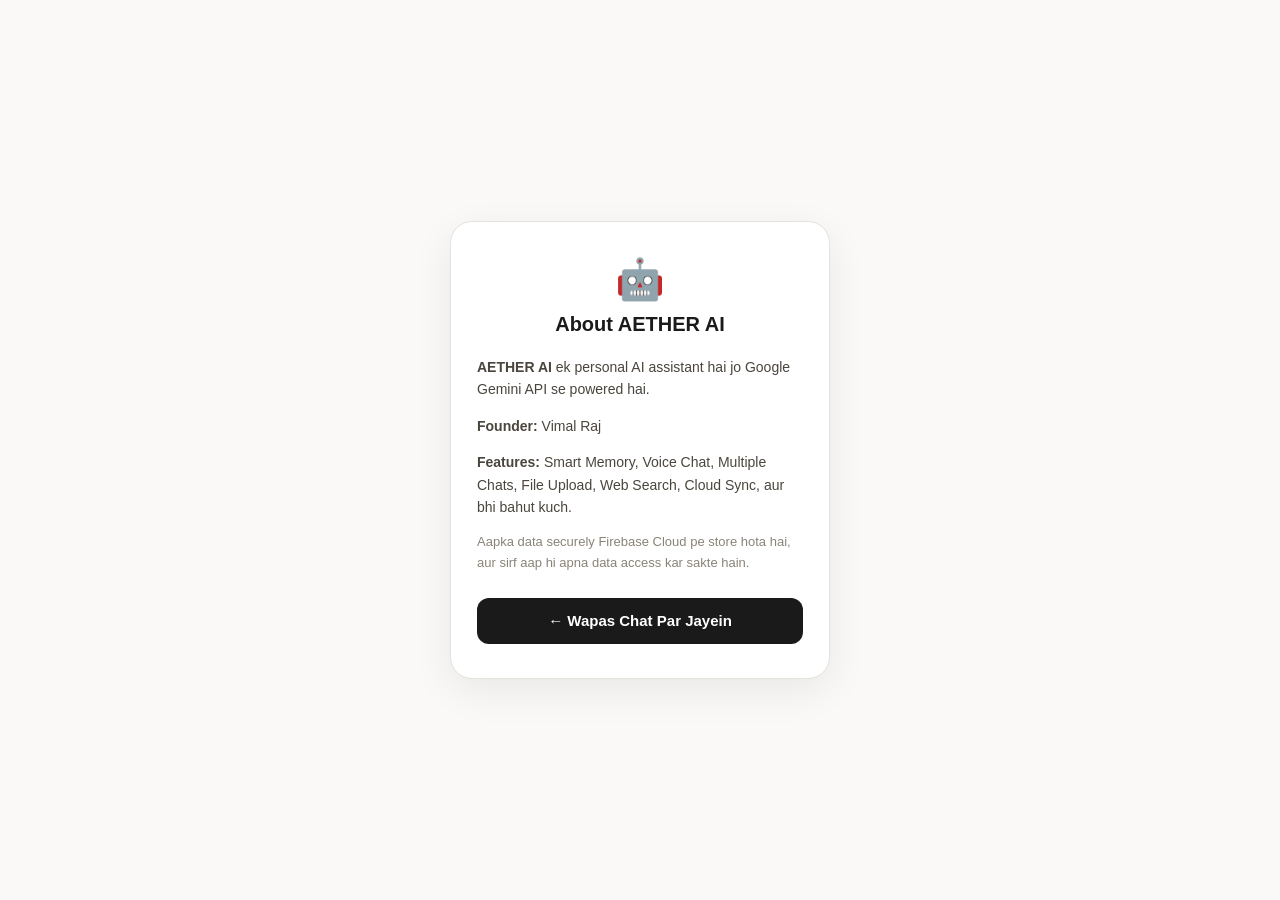
<file: about.html>
<!DOCTYPE html>
<html lang="en">
<head>


<meta charset="UTF-8">
<meta name="viewport" content="width=device-width, initial-scale=1.0">
<title>About - AETHER AI</title>
<link rel="stylesheet" href="style.css">
<meta name="theme-color" content="#faf8f5">
</head>
<body>

  <div class="auth-container">
    <div class="auth-box" style="max-width: 380px; text-align: left;">
      <div style="text-align: center;">
        <div class="logo-emoji">🤖</div>
        <h2>About AETHER AI</h2>
      </div>

      <p style="font-size: 14px; color: #4a453d; line-height: 1.6; margin-bottom: 14px;">
        <strong>AETHER AI</strong> ek personal AI assistant hai jo Google Gemini API se powered hai.
      </p>

      <p style="font-size: 14px; color: #4a453d; line-height: 1.6; margin-bottom: 14px;">
        <strong>Founder:</strong> Vimal Raj
      </p>

      <p style="font-size: 14px; color: #4a453d; line-height: 1.6; margin-bottom: 14px;">
        <strong>Features:</strong> Smart Memory, Voice Chat, Multiple Chats, File Upload, Web Search, Cloud Sync, aur bhi bahut kuch.
      </p>

      <p style="font-size: 13px; color: #8a8478; line-height: 1.6; margin-bottom: 20px;">
        Aapka data securely Firebase Cloud pe store hota hai, aur sirf aap hi apna data access kar sakte hain.
      </p>

      <button onclick="window.location.href='index.html'">← Wapas Chat Par Jayein</button>
    </div>
  </div>

</body>
</html>
</file>
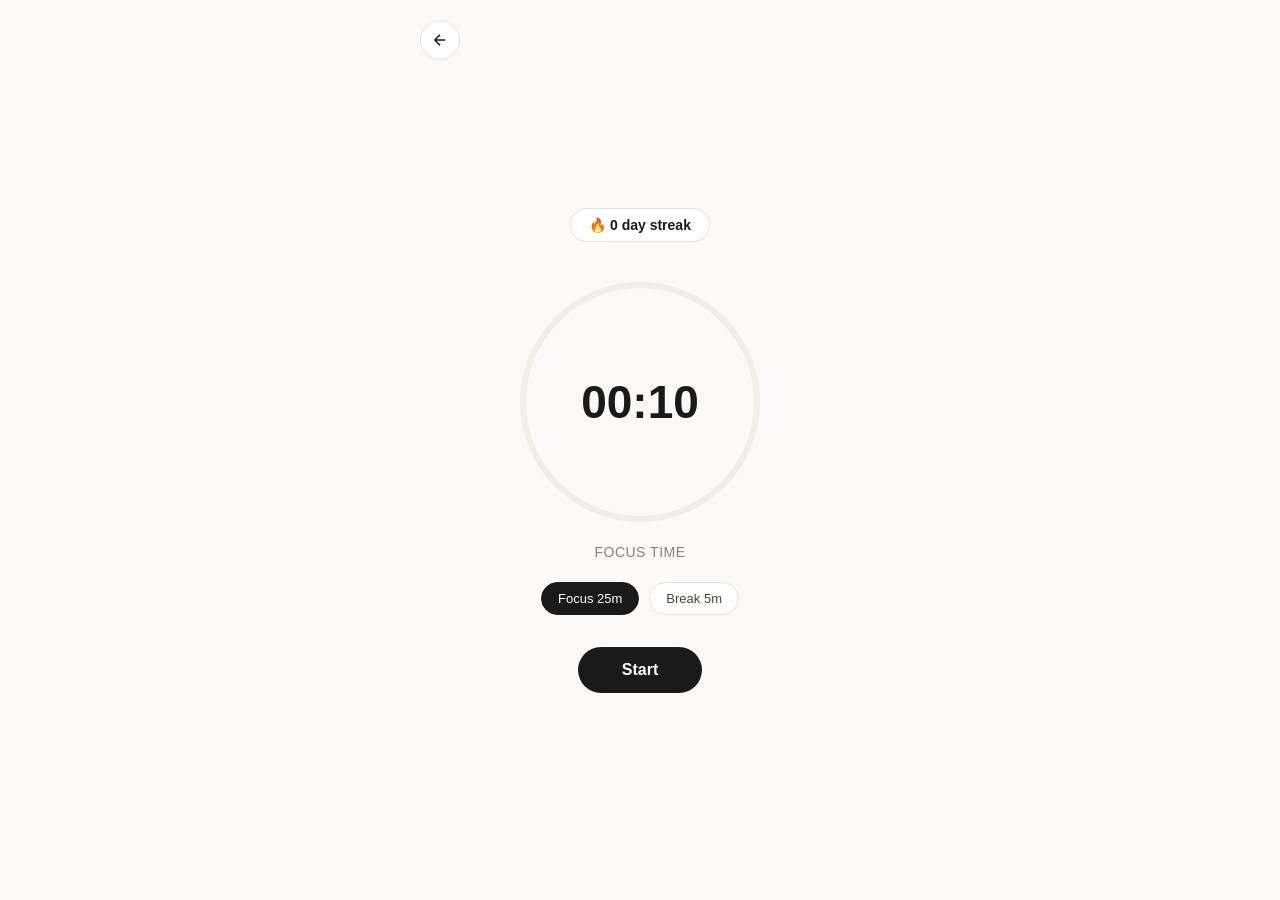
<file: focus.html>
<!DOCTYPE html>
<html lang="en">
<head>


<meta charset="UTF-8">
<meta name="viewport" content="width=device-width, initial-scale=1.0">
<title>Focus - AETHER AI</title>
<link rel="icon" type="image/svg+xml" href="logo.svg">
<meta name="theme-color" content="#faf9f7">
<style>
  * { margin: 0; padding: 0; box-sizing: border-box; font-family: 'Segoe UI', Arial, sans-serif; }
  html, body { height: 100%; background: #faf9f7; overflow: hidden; }
  .focus-screen {
    max-width: 480px; margin: 0 auto; height: 100dvh;
    display: flex; flex-direction: column; align-items: center; justify-content: center;
    position: relative; padding: 24px;
  }
  .exit-btn {
    position: absolute; top: 20px; left: 20px; width: 40px; height: 40px;
    border-radius: 50%; background: #fff; border: 1px solid #e5e2dd;
    color: #1a1a1a; display: flex; align-items: center; justify-content: center; cursor: pointer;
  }
  .streak-badge {
    background: #fff; border: 1px solid #e5e2dd; border-radius: 20px;
    padding: 8px 18px; font-size: 14px; color: #1a1a1a; font-weight: 600;
    margin-bottom: 40px;
  }
  .timer-ring {
    width: 240px; height: 240px; border-radius: 50%;
    border: 6px solid #f0eee9; display: flex; align-items: center; justify-content: center;
    position: relative;
  }
  .timer-ring.active { border-color: #c9553d; }
  .timer-text { font-size: 46px; font-weight: 700; color: #1a1a1a; }
  .mode-label { margin-top: 22px; font-size: 14px; color: #8a8478; letter-spacing: 0.5px; }
  .mode-toggle { display: flex; gap: 10px; margin-top: 22px; }
  .mode-btn {
    padding: 8px 16px; border-radius: 20px; border: 1px solid #e5e2dd;
    background: #fff; color: #4a453d; font-size: 13px; cursor: pointer;
  }
  .mode-btn.active { background: #1a1a1a; color: #fff; border-color: #1a1a1a; }
  .main-btn {
    margin-top: 32px; padding: 14px 44px; border-radius: 26px; border: none;
    background: #1a1a1a; color: #fff; font-size: 16px; font-weight: 700; cursor: pointer;
  }
  .main-btn.stop { background: #c9553d; }
@view-transition { navigation: auto; }
</style>
</head>
<body>

  <div class="focus-screen">
    <button class="exit-btn" onclick="window.location.href='index.html'">
      <svg width="18" height="18" viewBox="0 0 24 24" fill="none" stroke="currentColor" stroke-width="2"><path d="M19 12H5M12 19l-7-7 7-7"/></svg>
    </button>

    <div class="streak-badge" id="streakBadge">🔥 0 day streak</div>

    <div class="timer-ring" id="timerRing">
      <div class="timer-text" id="timerText">25:00</div>
    </div>

    <div class="mode-label" id="modeLabel">FOCUS TIME</div>

    <div class="mode-toggle">
      <button class="mode-btn active" id="focusModeBtn">Focus 25m</button>
      <button class="mode-btn" id="breakModeBtn">Break 5m</button>
    </div>

    <button class="main-btn" id="mainBtn">Start</button>
  </div>

  <script src="focus.js"></script>
</body>
</html>
</file>
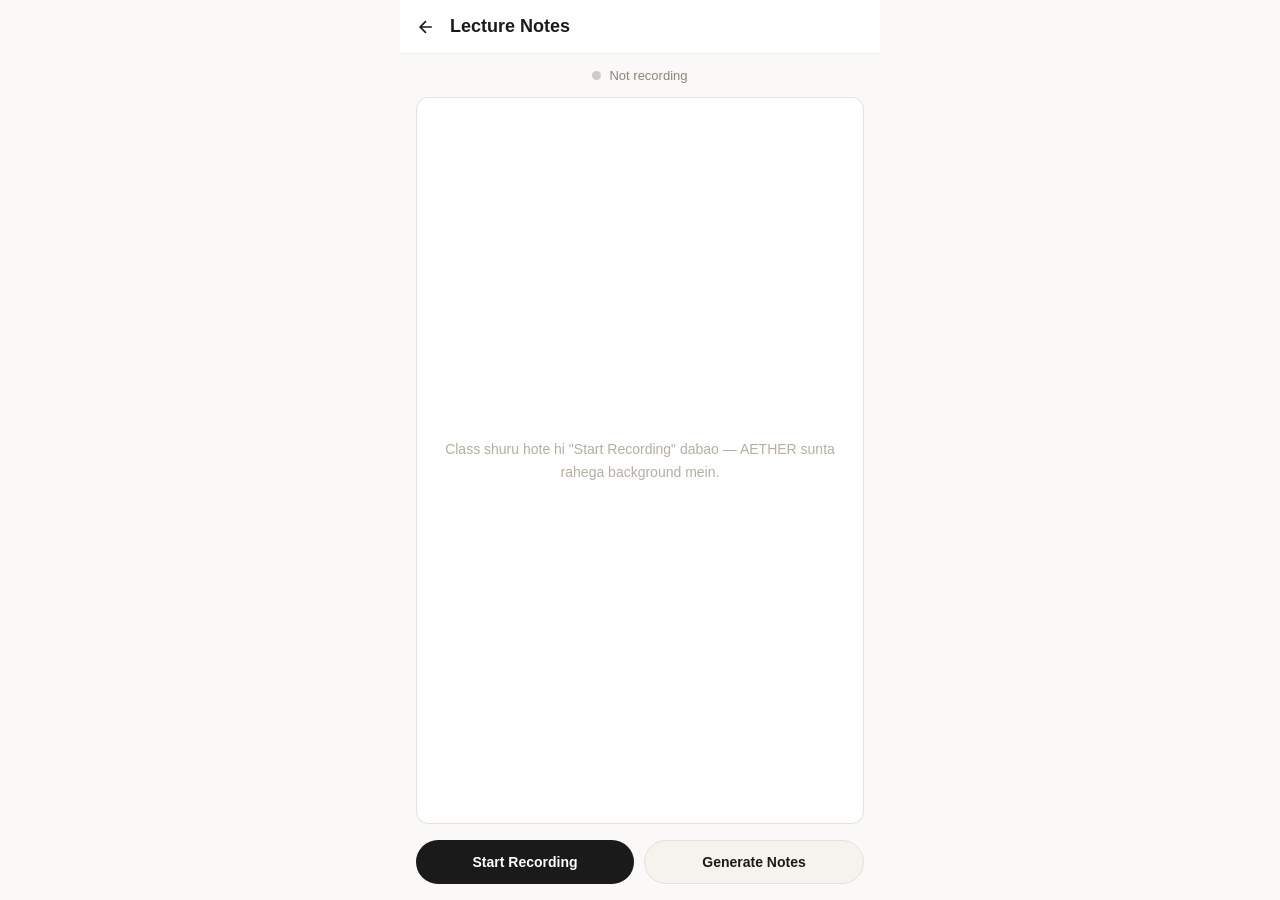
<file: lecture.html>
<!DOCTYPE html>
<html lang="en">
<head>


<meta charset="UTF-8">
<meta name="viewport" content="width=device-width, initial-scale=1.0">
<title>Lecture Notes - AETHER AI</title>
<link rel="icon" type="image/svg+xml" href="logo.svg">
<meta name="theme-color" content="#faf9f7">
<style>
  * { margin: 0; padding: 0; box-sizing: border-box; font-family: 'Segoe UI', Arial, sans-serif; }
  html, body { height: 100%; background: #faf9f7; overflow: hidden; }
  .lec-screen {
    max-width: 480px; margin: 0 auto; height: 100dvh;
    display: flex; flex-direction: column;
  }
  .lec-header {
    display: flex; align-items: center; gap: 14px; padding: 16px;
    background: #fff; border-bottom: 1px solid #f0eee9;
  }
  .lec-header h1 { font-size: 18px; font-weight: 700; color: #1a1a1a; }
  .back-btn { background: transparent; border: none; color: #1a1a1a; cursor: pointer; display: flex; }

  .rec-status {
    display: flex; align-items: center; justify-content: center; gap: 8px;
    padding: 14px; font-size: 13px; color: #8a8478;
  }
  .rec-dot { width: 9px; height: 9px; border-radius: 50%; background: #ccc; }
  .rec-dot.live { background: #c9553d; animation: blinkDot 1s infinite; }
  @keyframes blinkDot { 0%, 100% { opacity: 1; } 50% { opacity: 0.3; } }

  .transcript-box {
    flex: 1; overflow-y: auto; padding: 16px; font-size: 14px;
    color: #4a453d; line-height: 1.6; background: #fff; margin: 0 16px;
    border: 1px solid #e5e2dd; border-radius: 12px;
  }
  .transcript-box.empty { color: #b5aea1; display: flex; align-items: center; justify-content: center; text-align: center; }

  .lec-controls {
    display: flex; gap: 10px; padding: 16px;
  }
  .lec-btn {
    flex: 1; padding: 13px; border-radius: 24px; border: none;
    font-size: 14px; font-weight: 700; cursor: pointer;
  }
  .rec-btn { background: #1a1a1a; color: #fff; }
  .rec-btn.recording { background: #c9553d; }
  .notes-btn { background: #f4f3ee; color: #1a1a1a; border: 1px solid #e5e2dd; }

  .notes-output {
    display: none; padding: 16px; background: #fff; margin: 0 16px 16px;
    border: 1px solid #e5e2dd; border-radius: 12px; font-size: 14px; color: #1a1a1a;
    line-height: 1.6; max-height: 40vh; overflow-y: auto;
  }
  .notes-output.show { display: block; }
  .notes-output strong { color: #c9553d; }
@view-transition { navigation: auto; }
</style>
</head>
<body>

  <div class="lec-screen">
    <div class="lec-header">
      <button class="back-btn" onclick="window.location.href='index.html'">
        <svg width="20" height="20" viewBox="0 0 24 24" fill="none" stroke="currentColor" stroke-width="2"><path d="M19 12H5M12 19l-7-7 7-7"/></svg>
      </button>
      <h1>Lecture Notes</h1>
    </div>

    <div class="rec-status">
      <div class="rec-dot" id="recDot"></div>
      <span id="recStatusText">Not recording</span>
    </div>

    <div class="transcript-box empty" id="transcriptBox">Class shuru hote hi "Start Recording" dabao — AETHER sunta rahega background mein.</div>

    <div class="notes-output" id="notesOutput"></div>

    <div class="lec-controls">
      <button class="lec-btn rec-btn" id="recBtn">Start Recording</button>
      <button class="lec-btn notes-btn" id="notesBtn">Generate Notes</button>
    </div>
  </div>

  <script src="lecture.js"></script>
</body>
</html>
</file>
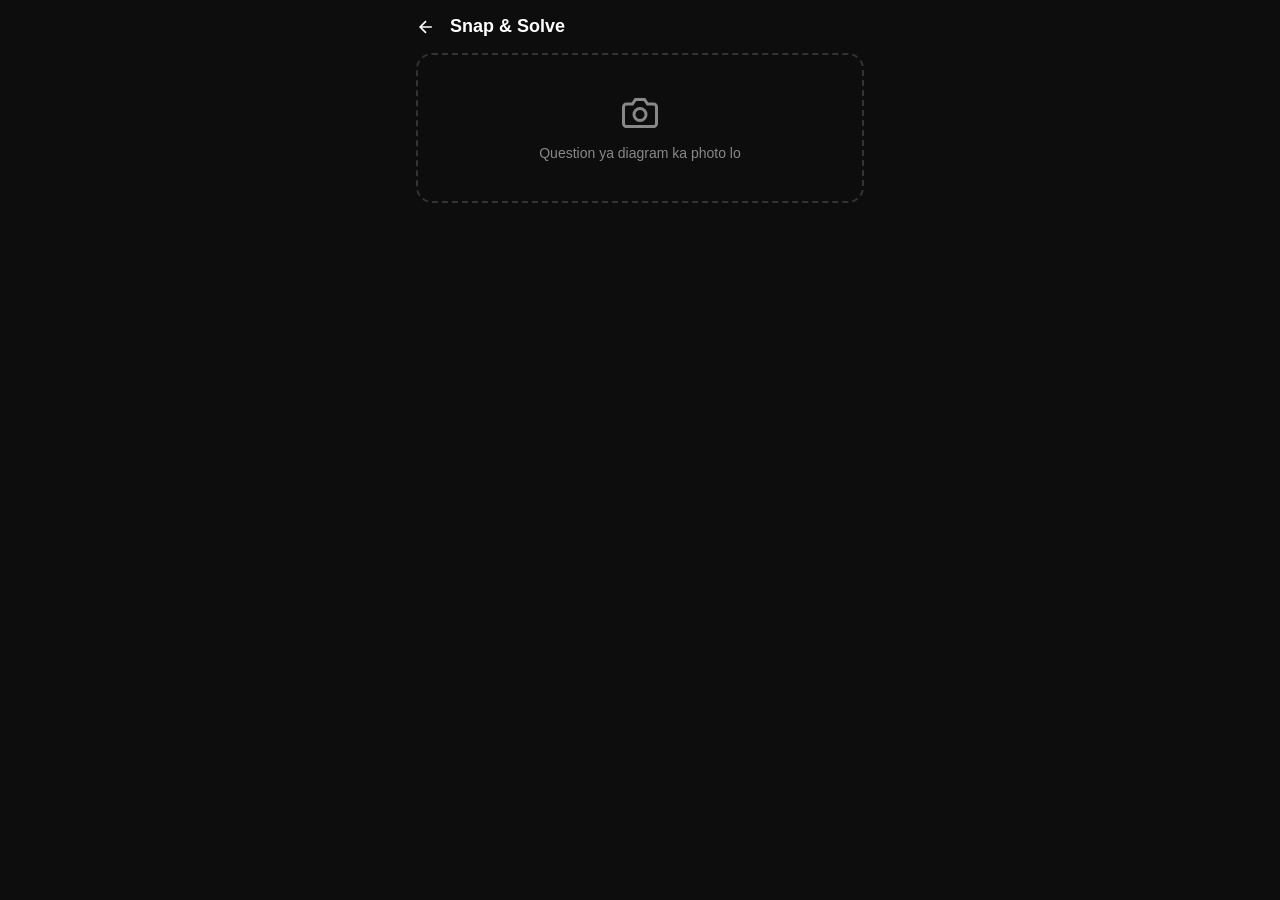
<file: snap.html>
<!DOCTYPE html>
<html lang="en">
<head>


<meta charset="UTF-8">
<meta name="viewport" content="width=device-width, initial-scale=1.0">
<title>Snap & Solve - AETHER AI</title>
<link rel="icon" type="image/svg+xml" href="logo.svg">
<meta name="theme-color" content="#0d0d0d">
<style>
  * { margin: 0; padding: 0; box-sizing: border-box; font-family: 'Segoe UI', Arial, sans-serif; }
  html, body { height: 100%; background: #0d0d0d; overflow-y: auto; }
  .snap-screen { max-width: 480px; margin: 0 auto; min-height: 100dvh; display: flex; flex-direction: column; }

  .snap-header {
    display: flex; align-items: center; gap: 14px; padding: 16px; color: #fff;
  }
  .snap-header h1 { font-size: 18px; font-weight: 700; flex: 1; }
  .back-btn { background: transparent; border: none; color: #fff; cursor: pointer; display: flex; }

  .capture-zone {
    flex-shrink: 0; margin: 0 16px; border: 2px dashed #333; border-radius: 16px;
    padding: 40px 20px; text-align: center; color: #888; cursor: pointer;
  }
  .capture-zone svg { margin-bottom: 10px; }
  .capture-zone p { font-size: 14px; }

  .preview-img { width: 100%; border-radius: 12px; margin-top: 16px; display: none; }

  .solve-btn {
    margin: 16px; padding: 14px; border-radius: 24px; border: none;
    background: #c9553d; color: #fff; font-size: 15px; font-weight: 700; cursor: pointer; display: none;
  }

  .result-box {
    display: none; margin: 0 16px 24px; background: #1a1a1a; border-radius: 14px;
    padding: 16px; color: #eee; font-size: 14.5px; line-height: 1.6;
  }
  .result-box strong { color: #ff9d7a; }
  .result-box.show { display: block; }

  .loading-text { display: none; text-align: center; color: #888; padding: 20px; font-size: 14px; }
@view-transition { navigation: auto; }
</style>
</head>
<body>

  <div class="snap-screen">
    <div class="snap-header">
      <button class="back-btn" onclick="window.location.href='index.html'">
        <svg width="20" height="20" viewBox="0 0 24 24" fill="none" stroke="currentColor" stroke-width="2"><path d="M19 12H5M12 19l-7-7 7-7"/></svg>
      </button>
      <h1>Snap & Solve</h1>
    </div>

    <div class="capture-zone" id="captureZone">
      <svg width="36" height="36" viewBox="0 0 24 24" fill="none" stroke="currentColor" stroke-width="2"><path d="M23 19a2 2 0 01-2 2H3a2 2 0 01-2-2V8a2 2 0 012-2h4l2-3h6l2 3h4a2 2 0 012 2z"/><circle cx="12" cy="13" r="4"/></svg>
      <p>Question ya diagram ka photo lo</p>
    </div>
    <input type="file" id="snapInput" accept="image/*" capture="environment" hidden>

    <img class="preview-img" id="previewImg">

    <button class="solve-btn" id="solveBtn">Solve Karo</button>

    <div class="loading-text" id="loadingText">AETHER soch raha hai...</div>
    <div class="result-box" id="resultBox"></div>
  </div>

  <script src="snap.js"></script>
</body>
</html>
</file>
<file: style.css>
* {
  margin: 0;
  padding: 0;
  box-sizing: border-box;
  font-family: 'Segoe UI', Arial, sans-serif;
}

html, body {
  height: 100%;
  background: #faf9f7;
  overflow: hidden;
}
body.dark-theme { background: #191919; }

.auth-container {
  height: 100dvh;
  display: flex;
  align-items: center;
  justify-content: center;
  padding: 20px;
  overflow-y: auto;
  background: #faf9f7;
}

.auth-box {
  width: 100%;
  max-width: 340px;
  background: #ffffff;
  border: 1px solid #e5e2dd;
  border-radius: 18px;
  padding: 30px 24px;
  text-align: center;
  box-shadow: 0 4px 20px rgba(0,0,0,0.05);
}

.auth-box .logo-emoji { font-size: 40px; margin-bottom: 10px; }
.auth-box h2 { color: #1a1a1a; font-size: 20px; margin-bottom: 20px; font-weight: 700; }

.auth-box input {
  width: 100%;
  padding: 12px 14px;
  margin-bottom: 12px;
  border-radius: 10px;
  border: 1px solid #ddd8d0;
  background: #faf9f7;
  color: #1a1a1a;
  font-size: 14px;
  outline: none;
}
.auth-box input:focus { border-color: #1a1a1a; }

.password-field {
  position: relative;
  margin-bottom: 12px;
}
.password-field input {
  margin-bottom: 0;
  padding-right: 60px;
}
.password-field button {
  position: absolute;
  right: 6px;
  top: 50%;
  transform: translateY(-50%);
  width: auto;
  padding: 6px 10px;
  margin: 0;
  background: transparent;
  color: #8a8478;
  border: none;
  font-size: 12px;
  font-weight: 600;
  cursor: pointer;
}
.password-field button:active { color: #1a1a1a; }

.auth-box button {
  width: 100%;
  padding: 12px;
  border-radius: 10px;
  border: none;
  background: #1a1a1a;
  color: #fff;
  font-weight: 600;
  font-size: 15px;
  cursor: pointer;
  margin-top: 4px;
}
.auth-box button:disabled { opacity: 0.6; }

.auth-toggle { margin-top: 16px; font-size: 13px; color: #8a8478; }
.auth-toggle span { color: #1a1a1a; cursor: pointer; font-weight: 700; text-decoration: underline; }
.auth-error { margin-top: 10px; font-size: 12px; color: #c9553d; min-height: 14px; }
.auth-success { margin-top: 10px; font-size: 12px; color: #2ea043; min-height: 14px; }

.app {
  display: flex;
  height: 100dvh;
  max-width: 480px;
  margin: 0 auto;
  position: relative;
  background: #ffffff;
}
body.dark-theme .app { background: #262624; }

.sidebar {
  position: fixed;
  top: 0;
  left: -280px;
  width: 270px;
  height: 100%;
  background: #f4f3ee;
  z-index: 20;
  transition: left 0.25s ease;
  display: flex;
  flex-direction: column;
  padding: 16px 12px;
}
.sidebar.open { left: 0; }
body.dark-theme .sidebar { background: #1e1e1c; }

.sidebar-top { padding: 4px 8px 18px; }
.brand { font-size: 24px; font-weight: 700; color: #1a1a1a; letter-spacing: 0.5px; }
body.dark-theme .brand { color: #eee; }

.sidebar-header input {
  width: 100%;
  padding: 9px 12px;
  border-radius: 10px;
  border: 1px solid #e0dcd3;
  background: #fff;
  color: #1a1a1a;
  font-size: 13px;
  outline: none;
  margin-bottom: 14px;
}
body.dark-theme .sidebar-header input { background: #2b2b28; border-color: #3a3a37; color: #eee; }

.nav-links { display: flex; flex-direction: column; gap: 2px; margin-bottom: 16px; }
.nav-item {
  display: flex;
  align-items: center;
  gap: 10px;
  padding: 9px 10px;
  border-radius: 8px;
  color: #4a453d;
  font-size: 14px;
  cursor: pointer;
}
.nav-item:active { background: #e8e5de; }
.nav-item svg { flex-shrink: 0; opacity: 0.75; }
body.dark-theme .nav-item { color: #d4d2cc; }
body.dark-theme .nav-item:active { background: #33332f; }

.section-label { font-size: 12px; color: #9c968a; padding: 0 10px; margin-bottom: 8px; font-weight: 600; }

.new-chat-btn {
  display: flex;
  align-items: center;
  justify-content: center;
  gap: 6px;
  background: #1a1a1a;
  color: #fff;
  border: none;
  padding: 9px;
  border-radius: 10px;
  font-weight: 600;
  font-size: 13.5px;
  cursor: pointer;
  margin-bottom: 12px;
}
body.dark-theme .new-chat-btn { background: #eee; color: #1a1a1a; }

.chat-list { flex: 1; overflow-y: auto; display: flex; flex-direction: column; gap: 2px; }

.chat-item {
  display: flex;
  align-items: center;
  justify-content: space-between;
  padding: 9px 10px;
  border-radius: 8px;
  color: #3d3a34;
  font-size: 13.5px;
  cursor: pointer;
  gap: 6px;
}
.chat-item:active, .chat-item.active { background: #e8e5de; }
body.dark-theme .chat-item { color: #d4d2cc; }
body.dark-theme .chat-item:active, body.dark-theme .chat-item.active { background: #33332f; }

.chat-item-title { flex: 1; overflow: hidden; text-overflow: ellipsis; white-space: nowrap; }
.chat-item-actions { display: flex; gap: 6px; flex-shrink: 0; }
.chat-item-actions button { background: transparent; border: none; color: #9c968a; font-size: 12px; cursor: pointer; padding: 2px; }
.chat-item-actions button:active { color: #1a1a1a; }

.sidebar-footer {
  border-top: 1px solid #e0dcd3;
  padding-top: 10px;
  margin-top: 10px;
  display: flex;
  align-items: center;
  gap: 8px;
}
body.dark-theme .sidebar-footer { border-color: #33332f; }

.user-avatar {
  width: 28px; height: 28px; border-radius: 50%;
  background: linear-gradient(135deg, #c9553d, #ff9d7a);
  color: #fff;
  display: flex; align-items: center; justify-content: center;
  font-size: 12px; font-weight: 700; flex-shrink: 0;
}
#pageAvatar.user-avatar { width: 44px; height: 44px; font-size: 17px; }
body.dark-theme .user-avatar { background: #eee; color: #1a1a1a; }

.sidebar-footer .user-email {
  font-size: 11px; color: #8a8478; flex: 1;
  overflow: hidden; text-overflow: ellipsis; white-space: nowrap;
}
.sidebar-footer button {
  background: transparent; border: 1px solid #c9553d; color: #c9553d;
  padding: 4px 9px; border-radius: 10px; font-size: 11px; cursor: pointer;
}

.sidebar-overlay {
  display: none; position: fixed; top: 0; left: 0; width: 100%; height: 100%;
  background: rgba(0,0,0,0.35); z-index: 15;
}
.sidebar-overlay.show { display: block; }

.settings-overlay, .attach-overlay {
  display: none; position: fixed; top: 0; left: 0; width: 100%; height: 100%;
  background: rgba(0,0,0,0.4); z-index: 25;
}
.settings-overlay.show, .attach-overlay.show { display: block; }

.settings-modal {
  display: none; position: fixed; top: 50%; left: 50%; transform: translate(-50%, -50%);
  width: 90%; max-width: 340px; background: #fff; border: 1px solid #e5e2dd;
  border-radius: 16px; padding: 20px; z-index: 30;
}
.settings-modal.show { display: block; }
body.dark-theme .settings-modal { background: #262624; border-color: #3a3a37; }

.settings-modal h3 { color: #1a1a1a; margin-bottom: 16px; font-size: 18px; }
body.dark-theme .settings-modal h3 { color: #eee; }
.settings-modal label { display: block; font-size: 12px; color: #8a8478; margin: 14px 0 6px; }

.theme-toggle, .font-toggle { display: flex; gap: 8px; }
.theme-option, .font-option {
  flex: 1; padding: 8px; border-radius: 8px; border: 1px solid #e0dcd3;
  background: #faf9f7; color: #4a453d; font-size: 12.5px; cursor: pointer;
}
.theme-option.active, .font-option.active { background: #1a1a1a; color: #fff; border-color: #1a1a1a; font-weight: 700; }
body.dark-theme .theme-option, body.dark-theme .font-option { background: #2b2b28; border-color: #3a3a37; color: #d4d2cc; }

.settings-modal input[type="text"] {
  width: 100%; padding: 10px; border-radius: 8px; border: 1px solid #e0dcd3;
  background: #faf9f7; color: #1a1a1a; font-size: 14px; outline: none;
}
body.dark-theme .settings-modal input[type="text"] { background: #2b2b28; border-color: #3a3a37; color: #eee; }

.danger-btn {
  width: 100%; margin-top: 18px; padding: 10px; border-radius: 8px;
  border: 1px solid #c9553d; background: transparent; color: #c9553d; font-size: 13px; cursor: pointer;
}
.save-btn {
  width: 100%; margin-top: 12px; padding: 11px; border-radius: 8px; border: none;
  background: #1a1a1a; color: #fff; font-weight: 700; font-size: 14px; cursor: pointer;
}
body.dark-theme .save-btn { background: #eee; color: #1a1a1a; }

.attach-menu {
  display: none; position: fixed; bottom: 70px; left: 12px; background: #fff;
  border: 1px solid #e5e2dd; border-radius: 14px; box-shadow: 0 6px 24px rgba(0,0,0,0.12);
  z-index: 30; overflow: hidden; min-width: 160px;
}
.attach-menu.show { display: block; }
body.dark-theme .attach-menu { background: #2b2b28; border-color: #3a3a37; }

.attach-option { display: flex; align-items: center; gap: 10px; padding: 12px 16px; font-size: 14px; color: #1a1a1a; cursor: pointer; }
.attach-option:active { background: #f4f3ee; }
body.dark-theme .attach-option { color: #eee; }
body.dark-theme .attach-option:active { background: #33332f; }

.chat-container { flex: 1; display: flex; flex-direction: column; height: 100%; min-height: 0; width: 100%; }

.chat-header {
  padding: 14px 16px; background: #ffffff; border-bottom: 1px solid #f0eee9;
  display: flex; align-items: center; gap: 12px; flex-shrink: 0;
}
body.dark-theme .chat-header { background: #262624; border-color: #33332f; }

.menu-btn { background: transparent; border: none; color: #1a1a1a; cursor: pointer; display: flex; }
body.dark-theme .menu-btn { color: #eee; }

.chat-header h1 { color: #1a1a1a; font-size: 18px; font-weight: 700; }
body.dark-theme .chat-header h1 { color: #eee; }

.chat-box { flex: 1; overflow-y: auto; padding: 16px; display: flex; flex-direction: column; gap: 12px; min-height: 0; }

.message {
  max-width: 88%; padding: 10px 14px; border-radius: 16px; line-height: 1.55;
  font-size: 15px; word-wrap: break-word; animation: fadeIn 0.25s ease; position: relative;
}
body.font-small .message { font-size: 13px; }
body.font-large .message { font-size: 17px; }

.message.has-code { max-width: 100%; width: 100%; }

@keyframes fadeIn { from { opacity: 0; transform: translateY(6px); } to { opacity: 1; transform: translateY(0); } }

.user-msg { align-self: flex-end; background: #1a1a1a; color: #fff; border-bottom-right-radius: 4px; }
body.dark-theme .user-msg { background: #eee; color: #1a1a1a; }

.user-msg img { max-width: 100%; border-radius: 10px; margin-bottom: 6px; display: block; }
.user-msg .file-chip { display: flex; align-items: center; gap: 6px; background: rgba(255,255,255,0.15); padding: 6px 10px; border-radius: 8px; margin-bottom: 6px; font-size: 13px; }

.ai-msg { align-self: flex-start; background: #f4f3ee; color: #1a1a1a; border-bottom-left-radius: 4px; }
body.dark-theme .ai-msg { background: #2b2b28; color: #eee; }

.ai-msg.has-code { background: transparent; border: none; padding: 0; align-self: stretch; }

.ai-msg img { max-width: 100%; border-radius: 10px; display: block; margin-bottom: 4px; }

.message strong { color: #1a1a1a; }
body.dark-theme .message strong { color: #fff; }
.message ul { margin-left: 18px; margin-top: 4px; }
.message h3 { font-size: 16px; margin: 8px 0 4px; }
.message p { margin: 4px 0; padding: 0 14px; }
.message.has-code p:first-child { margin-top: 0; }

.code-block { background: #f6f6f4; border: 1px solid #e5e2dd; border-radius: 10px; margin: 10px 0; overflow: hidden; width: 100%; }
.code-block-header { display: flex; justify-content: space-between; align-items: center; background: #efeee9; padding: 8px 14px; font-size: 12px; color: #6b675f; border-bottom: 1px solid #e5e2dd; }
.code-block-actions { display: flex; gap: 12px; align-items: center; }
.code-block-header button { background: transparent; border: none; color: #6b675f; cursor: pointer; display: flex; }
.code-block-header button:active { color: #1a1a1a; }
.code-block pre { padding: 14px; overflow-x: auto; overflow-y: hidden; max-height: 320px; font-family: 'Courier New', monospace; font-size: 13px; color: #1a1a1a; white-space: pre; transition: max-height 0.25s ease; }
.code-block.expanded pre { max-height: none; overflow-y: visible; }
.tok-kw { color: #9b4fbf; font-weight: 600; }
.tok-str { color: #2e7d32; }
.tok-fn { color: #1a6fb0; }
.tok-num { color: #b5651d; }
.tok-comment { color: #8a8478; font-style: italic; }
body.dark-theme .code-block { background: #1a1a1a; border-color: #333; }
body.dark-theme .code-block-header { background: #262624; color: #b0aca3; border-color: #333; }
body.dark-theme .code-block pre { color: #f0ede7; }

.inline-code { background: #eeece6; border: 1px solid #ddd8d0; border-radius: 4px; padding: 1px 5px; font-family: 'Courier New', monospace; font-size: 13px; color: #c9553d; }

.msg-actions { display: flex; gap: 12px; margin-top: 6px; flex-wrap: wrap; padding: 0 14px 4px; }
.msg-actions button { font-size: 11px; color: #9c968a; background: transparent; border: none; cursor: pointer; padding: 0; }
.msg-actions button:active { color: #1a1a1a; }

.thinking-box {
  align-self: flex-start; background: #f4f3ee; color: #8a8478; font-style: italic; font-size: 13px;
  padding: 8px 12px; border-radius: 10px; border-left: 3px solid #1a1a1a; max-width: 82%;
}
body.dark-theme .thinking-box { background: #262624; color: #9c968a; }

.thinking-box .dots span { animation: blink 1.4s infinite both; font-size: 18px; }
.thinking-box .dots span:nth-child(2) { animation-delay: 0.2s; }
.thinking-box .dots span:nth-child(3) { animation-delay: 0.4s; }
@keyframes blink { 0%, 80%, 100% { opacity: 0.2; } 40% { opacity: 1; } }

.stop-btn {
  align-self: center; background: #fff; border: 1px solid #c9553d; color: #c9553d;
  padding: 6px 14px; border-radius: 14px; font-size: 12px; cursor: pointer; margin-top: 4px;
}

.welcome-screen { flex: 1; display: flex; flex-direction: column; align-items: center; justify-content: center; text-align: center; padding: 24px; color: #8a8478; }
.welcome-screen h2 { color: #1a1a1a; font-size: 22px; margin-bottom: 6px; font-weight: 700; }
body.dark-theme .welcome-screen h2 { color: #eee; }
.welcome-screen p { font-size: 13px; max-width: 260px; margin-bottom: 20px; }

.suggestions { display: flex; flex-wrap: wrap; gap: 8px; justify-content: center; max-width: 320px; }
.suggestion-chip { background: #f4f3ee; border: 1px solid #e5e2dd; color: #4a453d; padding: 8px 14px; border-radius: 16px; font-size: 12.5px; cursor: pointer; }
.suggestion-chip:active { background: #e8e5de; }
body.dark-theme .suggestion-chip { background: #2b2b28; border-color: #3a3a37; color: #d4d2cc; }

.file-preview { display: none; align-items: center; gap: 8px; padding: 8px 12px; background: #f4f3ee; border-top: 1px solid #e5e2dd; flex-shrink: 0; }
.file-preview.show { display: flex; }
body.dark-theme .file-preview { background: #262624; border-color: #33332f; }
.file-preview img { width: 40px; height: 40px; object-fit: cover; border-radius: 6px; }
.file-preview .file-info { flex: 1; font-size: 12px; color: #4a453d; overflow: hidden; text-overflow: ellipsis; white-space: nowrap; }
body.dark-theme .file-preview .file-info { color: #d4d2cc; }
.file-preview .remove-file { background: transparent; border: none; color: #c9553d; font-size: 16px; cursor: pointer; }

.input-area {
  display: flex; align-items: center; padding: 12px;
  background: #ffffff; border-top: 1px solid #f0eee9; gap: 8px; flex-shrink: 0;
}
body.dark-theme .input-area { background: #262624; border-color: #33332f; }

#attachBtn, #micBtn, #sendBtn {
  display: flex; align-items: center; justify-content: center;
  width: 40px; height: 40px; border-radius: 50%; border: 1px solid #e0dcd3;
  background: #f4f3ee; color: #1a1a1a; cursor: pointer; flex-shrink: 0;
}
body.dark-theme #attachBtn, body.dark-theme #micBtn { background: #2b2b28; border-color: #3a3a37; color: #eee; }

#micBtn.listening { background: #c9553d; border-color: #c9553d; color: #fff; animation: micPulse 1s infinite; }
@keyframes micPulse { 0%, 100% { box-shadow: 0 0 0 0 rgba(201,85,61,0.5); } 50% { box-shadow: 0 0 0 8px rgba(201,85,61,0); } }

#userInput {
  flex: 1; padding: 10px 16px; border-radius: 22px; border: 1px solid #e0dcd3;
  outline: none; background: #f4f3ee; color: #1a1a1a; font-size: 15px; min-width: 0;
}
#userInput:focus { border-color: #1a1a1a; }
body.dark-theme #userInput { background: #2b2b28; border-color: #3a3a37; color: #eee; }

#sendBtn { background: #1a1a1a; color: #fff; border-color: #1a1a1a; }
#sendBtn:disabled { opacity: 0.4; cursor: not-allowed; }
body.dark-theme #sendBtn { background: #eee; color: #1a1a1a; border-color: #eee; }

.brand-logo {
  width: 26px;
  height: 26px;
  border-radius: 6px;
  margin-right: 8px;
  vertical-align: middle;
}

.sidebar-top {
  display: flex;
  align-items: center;
}

.header-logo {
  width: 22px;
  height: 22px;
  border-radius: 5px;
}

.auth-logo {
  width: 56px;
  height: 56px;
  border-radius: 12px;
  margin-bottom: 12px;
}

#togglePassword {
  position: absolute !important;
  right: 6px !important;
  top: 50% !important;
  transform: translateY(-50%) !important;
  width: auto !important;
  padding: 6px 10px !important;
  margin: 0 !important;
  background: transparent !important;
  color: #8a8478 !important;
  font-size: 12px !important;
  font-weight: 600 !important;
  border: none !important;
}

/* ===== FULL SETTINGS PAGE ===== */
.settings-page {
  max-width: 480px;
  margin: 0 auto;
  height: 100dvh;
  overflow-y: auto;
  background: #faf9f7;
}
body.dark-theme .settings-page { background: #191919; }

.settings-page-header {
  display: flex;
  align-items: center;
  gap: 14px;
  padding: 16px;
  background: #ffffff;
  border-bottom: 1px solid #f0eee9;
  position: sticky;
  top: 0;
  z-index: 5;
}
body.dark-theme .settings-page-header { background: #262624; border-color: #33332f; }

.settings-page-header h1 { font-size: 19px; font-weight: 700; color: #1a1a1a; }
body.dark-theme .settings-page-header h1 { color: #eee; }

.back-btn { background: transparent; border: none; color: #1a1a1a; cursor: pointer; display: flex; }
body.dark-theme .back-btn { color: #eee; }

.settings-body { padding: 16px; }

.s-section-label {
  font-size: 12px;
  font-weight: 600;
  color: #9c968a;
  margin: 20px 4px 8px;
  text-transform: uppercase;
  letter-spacing: 0.4px;
}
.s-section-label:first-of-type { margin-top: 4px; }

.s-card {
  background: #ffffff;
  border: 1px solid #e5e2dd;
  border-radius: 18px;
  overflow: hidden;
  box-shadow: 0 1px 3px rgba(0,0,0,0.03);
}
body.dark-theme .s-card { background: #262624; border-color: #33332f; }

.s-row {
  display: flex;
  align-items: center;
  gap: 12px;
  padding: 14px 16px;
}
.s-row.clickable { cursor: pointer; }
.s-row.clickable:active { background: #f4f3ee; }
body.dark-theme .s-row.clickable:active { background: #2b2b28; }

.s-row.danger { color: #c9553d; }
.s-row.danger svg { color: #c9553d; }

.s-row-block { padding: 14px 16px; }

.s-row-text { flex: 1; }
.s-row-title { font-size: 14.5px; color: #1a1a1a; font-weight: 500; }
body.dark-theme .s-row-title { color: #eee; }
.s-row.danger .s-row-title { color: #c9553d; }

.s-row-sub { font-size: 12px; color: #9c968a; margin-top: 2px; }

.s-divider { height: 1px; background: #f0eee9; margin: 0; }
body.dark-theme .s-divider { background: #33332f; }

#pageAiName {
  width: 100%;
  padding: 10px 12px;
  border-radius: 8px;
  border: 1px solid #e0dcd3;
  background: #faf9f7;
  color: #1a1a1a;
  font-size: 14px;
  outline: none;
}
body.dark-theme #pageAiName { background: #2b2b28; border-color: #3a3a37; color: #eee; }

.memory-item {
  display: flex;
  align-items: center;
  justify-content: space-between;
  gap: 10px;
  padding: 8px 10px;
  background: #faf9f7;
  border: 1px solid #e5e2dd;
  border-radius: 8px;
  margin-bottom: 6px;
  font-size: 13px;
  color: #4a453d;
}
body.dark-theme .memory-item { background: #1e1e1c; border-color: #33332f; color: #d4d2cc; }

.memory-item span { flex: 1; }

.memory-item button {
  background: transparent;
  border: none;
  color: #c9553d;
  font-size: 14px;
  cursor: pointer;
  padding: 0 4px;
  flex-shrink: 0;
}

.msg-actions button, .chat-item-actions button {
  display: inline-flex;
  align-items: center;
  gap: 4px;
}
.stop-btn {
  display: inline-flex;
  align-items: center;
  gap: 6px;
}

.thinking-sparkle-row {
  display: flex;
  align-items: center;
  gap: 8px;
}
.thinking-sparkle {
  color: var(--rust, #c9553d);
  animation: sparkleSpin 1.4s linear infinite, sparklePulse 1.4s ease-in-out infinite;
  flex-shrink: 0;
}
@keyframes sparkleSpin {
  from { transform: rotate(0deg); }
  to { transform: rotate(360deg); }
}
@keyframes sparklePulse {
  0%, 100% { opacity: 0.6; transform: scale(0.85) rotate(var(--r, 0deg)); }
  50% { opacity: 1; transform: scale(1.1) rotate(var(--r, 0deg)); }
}

.splash-logo {
  width: 56px;
  height: 56px;
  border-radius: 14px;
  animation: splashPulse 1.2s ease-in-out infinite;
}
@keyframes splashPulse {
  0%, 100% { transform: scale(0.92); opacity: 0.7; }
  50% { transform: scale(1.05); opacity: 1; }
}

@view-transition { navigation: auto; }


/* ===== AETHER ATTACHMENT UI FIX ===== */

#filePreview {
  background: #ffffff !important;
  border: 1px solid #e5e7eb !important;
  border-radius: 16px !important;
  padding: 10px !important;
  margin: 8px 12px !important;
  min-height: 0 !important;
  max-height: 150px !important;
  overflow: hidden !important;
  box-sizing: border-box !important;
  display: none;
  align-items: center !important;
  gap: 10px !important;
}

#filePreview.show {
  display: flex !important;
}

#filePreview img {
  width: 100px !important;
  height: 100px !important;
  max-width: 100px !important;
  max-height: 100px !important;
  object-fit: cover !important;
  border-radius: 12px !important;
  background: #f8f9fa !important;
  display: block !important;
  flex: 0 0 100px !important;
}

#filePreview .file-info {
  color: #374151 !important;
  background: transparent !important;
  font-size: 14px !important;
  font-weight: 500 !important;
  flex: 1 !important;
}

#filePreview .remove-file {
  width: 32px !important;
  height: 32px !important;
  min-width: 32px !important;
  border-radius: 50% !important;
  border: 1px solid #e5e7eb !important;
  background: #ffffff !important;
  color: #374151 !important;
  display: flex !important;
  align-items: center !important;
  justify-content: center !important;
}

/* Sent image inside user message */
.file-chip {
  background: #ffffff !important;
  border: 1px solid #e5e7eb !important;
  border-radius: 14px !important;
  padding: 6px !important;
  overflow: hidden !important;
  max-width: min(260px, 72vw) !important;
  box-sizing: border-box !important;
}

.file-chip img {
  display: block !important;
  width: auto !important;
  height: auto !important;
  max-width: min(248px, 68vw) !important;
  max-height: 280px !important;
  object-fit: contain !important;
  border-radius: 10px !important;
  background: #ffffff !important;
}

/* Keep normal file attachments compact */
.file-chip:not(:has(img)) {
  padding: 9px 12px !important;
  background: #ffffff !important;
}

/* Mobile */
@media (max-width: 600px) {
  #filePreview {
    margin: 6px 8px !important;
    padding: 8px !important;
    max-height: 125px !important;
    border-radius: 14px !important;
  }

  #filePreview img {
    width: 82px !important;
    height: 82px !important;
    max-width: 82px !important;
    max-height: 82px !important;
    flex-basis: 82px !important;
  }

  .file-chip {
    max-width: 78vw !important;
  }

  .file-chip img {
    max-width: 72vw !important;
    max-height: 260px !important;
  }
}


/* ===== SENT IMAGE / USER MESSAGE FINAL FIX ===== */

.user-msg:has(> img) {
  background: #ffffff !important;
  padding: 6px !important;
  border-radius: 16px !important;
  width: fit-content !important;
  max-width: min(280px, 78vw) !important;
  box-sizing: border-box !important;
  overflow: hidden !important;
}

.user-msg:has(> img) > img {
  display: block !important;
  width: auto !important;
  height: auto !important;
  max-width: min(268px, 74vw) !important;
  max-height: 320px !important;
  object-fit: contain !important;
  border-radius: 12px !important;
  background: #ffffff !important;
  margin: 0 !important;
}

.user-msg:has(> img) .msg-actions {
  background: #ffffff !important;
}

/* Mobile sent-image sizing */
@media (max-width: 600px) {
  .user-msg:has(> img) {
    max-width: 82vw !important;
    padding: 5px !important;
    border-radius: 15px !important;
  }

  .user-msg:has(> img) > img {
    max-width: 76vw !important;
    max-height: 300px !important;
    border-radius: 11px !important;
  }
}

.google-divider { display: flex; align-items: center; gap: 10px; margin: 16px 0; color: #b5aea1; font-size: 12px; }
.google-divider::before, .google-divider::after { content: ""; flex: 1; height: 1px; background: #e5e2dd; }
body.dark-theme .google-divider::before, body.dark-theme .google-divider::after { background: #3a3a37; }

.google-btn {
  width: 100%; display: flex; align-items: center; justify-content: center; gap: 10px;
  padding: 12px; border-radius: 10px; border: 1px solid #e0dcd3; background: #fff;
  color: #1a1a1a; font-weight: 600; font-size: 14px; cursor: pointer;
}
body.dark-theme .google-btn { background: #2b2b28; border-color: #3a3a37; color: #eee; }

.attach-menu {
  border-radius: 20px 20px 0 0 !important;
  bottom: 0 !important; left: 0 !important; right: 0 !important;
  width: auto !important; max-width: 480px; margin: 0 auto;
  padding: 10px 6px calc(10px + env(safe-area-inset-bottom, 0px));
  animation: sheetUp 0.22s ease;
}
@keyframes sheetUp { from { transform: translateY(100%); } to { transform: translateY(0); } }

.attach-option { border-radius: 14px; gap: 14px; padding: 13px 16px; }
.attach-option .attach-icon {
  width: 38px; height: 38px; border-radius: 50%;
  background: #f4f3ee; display: flex; align-items: center; justify-content: center;
  font-size: 16px;
}
body.dark-theme .attach-option .attach-icon { background: #33332f; }

/* AETHER AI - Login polish */
.auth-container {
  padding: 24px 18px;
  background: #faf9f7;
}

.auth-box {
  max-width: 380px;
  padding: 34px 26px;
  border-radius: 22px;
  box-shadow: 0 12px 40px rgba(0, 0, 0, 0.07);
  transition: box-shadow 0.2s ease, border-color 0.2s ease;
}

.auth-box input {
  min-height: 48px;
  border-radius: 12px;
  transition: border-color 0.2s ease, box-shadow 0.2s ease;
}

.auth-box input:focus {
  border-color: #777;
  box-shadow: 0 0 0 3px rgba(80, 80, 80, 0.09);
}

.auth-box button {
  min-height: 46px;
  border-radius: 12px;
  transition: opacity 0.2s ease, transform 0.2s ease;
}

.auth-box button:active {
  transform: scale(0.985);
}

.auth-box button:disabled {
  cursor: wait;
}

.google-btn {
  justify-content: center;
  gap: 10px;
}

.auth-toggle span,
#forgotLink {
  cursor: pointer;
  transition: opacity 0.2s ease;
}

.auth-toggle span:hover,
#forgotLink:hover {
  opacity: 0.7;
}

.auth-error,
.auth-success {
  line-height: 1.5;
  overflow-wrap: anywhere;
}

body.dark-theme .auth-container {
  background: #191919;
}

body.dark-theme .auth-box {
  background: #262624;
  border-color: #3a3a37;
  box-shadow: 0 12px 40px rgba(0, 0, 0, 0.22);
}

body.dark-theme .auth-box h2,
body.dark-theme .auth-toggle span {
  color: #f5f5f5;
}

body.dark-theme .auth-box input {
  background: #1d1d1b;
  color: #f5f5f5;
  border-color: #44443f;
}

@media (max-width: 380px) {
  .auth-box {
    padding: 28px 18px;
  }
}

/* AETHER AI — Professional UI polish */
:root {
  color-scheme: light;
  --aether-motion: 180ms;
  --aether-ease: cubic-bezier(.2, .7, .2, 1);
}

html {
  scroll-behavior: smooth;
  -webkit-text-size-adjust: 100%;
}

button, input, textarea, select {
  font: inherit;
}

button {
  -webkit-tap-highlight-color: transparent;
  touch-action: manipulation;
}

button:not(:disabled) {
  transition:
    background-color var(--aether-motion) var(--aether-ease),
    border-color var(--aether-motion) var(--aether-ease),
    color var(--aether-motion) var(--aether-ease),
    box-shadow var(--aether-motion) var(--aether-ease),
    transform var(--aether-motion) var(--aether-ease);
}

button:not(:disabled):active {
  transform: scale(.98);
}

button:focus-visible,
input:focus-visible,
textarea:focus-visible,
select:focus-visible {
  outline: 2px solid #7777ff;
  outline-offset: 2px;
}

.app,
.chat-header,
.input-area,
.sidebar,
.settings-page,
.settings-page-header,
.settings-modal {
  transition:
    background-color 180ms ease,
    border-color 180ms ease,
    color 180ms ease;
}

.chat-box {
  overscroll-behavior-y: contain;
  -webkit-overflow-scrolling: touch;
  scrollbar-width: thin;
  scrollbar-color: #aaa transparent;
  overflow-anchor: auto;
}

.message {
  max-width: 100%;
  overflow-wrap: anywhere;
  animation: aether-message-in 160ms ease-out both;
}

.user-msg,
.ai-msg {
  border-radius: 16px;
  line-height: 1.65;
  overflow-wrap: anywhere;
}

.user-msg {
  border-bottom-right-radius: 5px;
}

.ai-msg {
  border-bottom-left-radius: 5px;
}

#userInput {
  line-height: 1.5;
  resize: none;
  transition:
    border-color 160ms ease,
    box-shadow 160ms ease,
    background-color 160ms ease;
}

#userInput:focus {
  box-shadow: 0 0 0 3px rgb(119 119 255 / 12%);
}

#sendBtn:disabled,
button:disabled {
  cursor: not-allowed;
  opacity: .6;
}

.chat-item {
  transition:
    background-color 160ms ease,
    color 160ms ease;
}

.suggestion-chip {
  transition:
    background-color 160ms ease,
    border-color 160ms ease,
    transform 160ms ease;
}

.suggestion-chip:active {
  transform: scale(.98);
}

.file-preview,
.thinking-box,
.code-block {
  max-width: 100%;
  overflow-wrap: anywhere;
}

.chat-header {
  flex-shrink: 0;
}

.input-area {
  flex-shrink: 0;
}

@keyframes aether-message-in {
  from {
    opacity: 0;
    transform: translateY(4px);
  }
  to {
    opacity: 1;
    transform: translateY(0);
  }
}

@media (max-width: 600px) {
  .chat-box {
    padding: 12px;
    gap: 10px;
  }

  .user-msg,
  .ai-msg {
    max-width: 100%;
    border-radius: 15px;
  }

  .input-area {
    padding-bottom: max(10px, env(safe-area-inset-bottom));
  }

  #userInput {
    min-width: 0;
  }

  .suggestion-chip {
    min-height: 40px;
  }
}

@media (prefers-reduced-motion: reduce) {
  *,
  *::before,
  *::after {
    scroll-behavior: auto !important;
    animation-duration: .01ms !important;
    animation-iteration-count: 1 !important;
    transition-duration: .01ms !important;
  }
}

/* Attachment preview polish */
.file-preview { min-width: 0; border-radius: 14px 14px 0 0; }
.file-preview img {
  width: 48px; height: 48px; flex: 0 0 48px;
  object-fit: cover; border-radius: 10px;
  border: 1px solid rgba(128,128,128,.18);
}
.file-preview .file-info {
  min-width: 0; overflow-wrap: anywhere;
}
.file-preview .remove-file {
  width: 34px; height: 34px; flex: 0 0 34px;
  display: inline-flex; align-items: center; justify-content: center;
  border-radius: 50%; background: rgba(201,85,61,.09);
}
.input-area { padding-bottom: max(12px, env(safe-area-inset-bottom)); }
#userInput { min-height: 42px; }
#userInput:focus { box-shadow: 0 0 0 3px rgba(80,100,180,.10); }
@media (max-width: 420px) {
  .input-area { gap: 6px; padding-left: 8px; padding-right: 8px; }
  #attachBtn, #micBtn, #sendBtn { width: 38px; height: 38px; }
  .file-preview { padding: 8px; gap: 9px; }
}

/* AETHER AI — Visual Redesign V1 */
:root {
  --ax-accent: #6658e8;
  --ax-accent-soft: rgba(102, 88, 232, .10);
  --ax-border: #e7e8f0;
  --ax-surface: #ffffff;
  --ax-muted: #777b8b;
}

body:not(.dark-theme) {
  background: #f5f6fb;
}

body:not(.dark-theme) .app {
  background: #f9faff;
}

.sidebar {
  background: #f0f1f9;
  border-right: 1px solid var(--ax-border);
  padding: 18px 12px;
}

.sidebar-header input {
  border-radius: 12px;
  background: #fff;
  border-color: #e1e3ee;
  padding: 11px 13px;
}

.nav-item {
  border-radius: 12px;
  padding: 11px 12px;
  margin: 3px 0;
  transition: background .18s ease, transform .18s ease;
}

.nav-item:hover,
.chat-item:hover {
  background: var(--ax-accent-soft);
}

.new-chat-btn {
  border-radius: 13px;
  background: var(--ax-accent);
  color: #fff;
  box-shadow: 0 5px 16px rgba(102, 88, 232, .16);
}

body:not(.dark-theme) .new-chat-btn {
  background: var(--ax-accent);
  color: #fff;
}

.chat-container {
  background: #f9faff;
}

.chat-header {
  min-height: 66px;
  padding: 12px 22px;
  background: rgba(249, 250, 255, .94);
  border-bottom: 1px solid #e9eaf2;
  backdrop-filter: blur(16px);
}

.chat-header h1 {
  font-size: 17px;
  letter-spacing: -.35px;
}

.menu-btn {
  border-radius: 12px;
  transition: background .18s ease;
}

.menu-btn:hover {
  background: var(--ax-accent-soft);
}

.chat-box {
  padding: clamp(16px, 3vw, 34px);
  gap: 20px;
  scroll-behavior: smooth;
  scrollbar-width: thin;
  scrollbar-color: #c8cad9 transparent;
}

.message {
  max-width: min(82%, 760px);
  padding: 14px 17px;
  border-radius: 20px;
  line-height: 1.7;
  font-size: 15px;
  box-shadow: 0 2px 8px rgba(31, 35, 60, .035);
}

.user-msg {
  background: #6658e8;
  color: #fff;
  border-bottom-right-radius: 6px;
}

body.dark-theme .user-msg {
  background: #7569f0;
  color: #fff;
}

.ai-msg {
  background: #fff;
  border: 1px solid #ebecf3;
  border-bottom-left-radius: 6px;
}

body.dark-theme .ai-msg {
  background: #242431;
  border-color: #363648;
}

.message strong {
  color: inherit;
}

.welcome-screen {
  width: 100%;
  max-width: 760px;
  margin: auto;
  align-self: center;
  padding: 30px 16px;
}

.welcome-screen h2 {
  font-size: clamp(27px, 4vw, 38px);
  letter-spacing: -1.1px;
  line-height: 1.2;
  margin-bottom: 12px;
  background: linear-gradient(100deg, #5144d5, #9272eb);
  background-clip: text;
  -webkit-background-clip: text;
  color: transparent;
}

.welcome-screen p {
  max-width: 420px;
  line-height: 1.7;
  font-size: 14px;
}

.suggestions {
  max-width: 540px;
  gap: 10px;
}

.suggestion-chip {
  border-radius: 14px;
  padding: 11px 15px;
  background: #fff;
  border-color: #e2e3ef;
  box-shadow: 0 3px 12px rgba(35, 38, 65, .035);
  transition: transform .18s ease, border-color .18s ease;
}

.suggestion-chip:hover {
  transform: translateY(-2px);
  border-color: #bcb5f5;
}

.file-preview {
  margin: 0 16px;
  border: 1px solid var(--ax-border);
  border-radius: 16px 16px 0 0;
  background: #fff;
}

.input-area {
  margin: 0 16px 16px;
  padding: 12px;
  gap: 10px;
  background: #fff;
  border: 1px solid #e3e4ef;
  border-radius: 22px;
  box-shadow: 0 8px 30px rgba(36, 39, 75, .07);
}

#attachBtn,
#micBtn {
  background: #f3f3fa;
  border-color: transparent;
  transition: background .18s ease, transform .18s ease;
}

#attachBtn:hover,
#micBtn:hover {
  background: #e9e7fc;
  transform: translateY(-1px);
}

#sendBtn {
  background: var(--ax-accent);
  border-color: var(--ax-accent);
  border-radius: 14px;
  box-shadow: 0 4px 12px rgba(102, 88, 232, .2);
  transition: transform .18s ease, opacity .18s ease;
}

body:not(.dark-theme) #sendBtn {
  background: var(--ax-accent);
  border-color: var(--ax-accent);
  color: #fff;
}

#sendBtn:hover:not(:disabled) {
  transform: translateY(-1px);
}

#userInput {
  background: #f7f7fc;
  border: 1px solid transparent;
  border-radius: 14px;
  padding: 12px 14px;
  min-height: 44px;
  transition: background .18s ease, border-color .18s ease;
}

#userInput:focus {
  background: #fff;
  border-color: #c8c1fa;
  box-shadow: 0 0 0 3px rgba(102, 88, 232, .08);
}

body.dark-theme .sidebar {
  background: #1c1c29;
  border-color: #303041;
}

body.dark-theme .chat-container,
body.dark-theme .chat-header {
  background: #191923;
}

body.dark-theme .chat-header {
  border-color: #303041;
}

body.dark-theme .input-area {
  background: #232331;
  border-color: #38384b;
}

body.dark-theme #userInput {
  background: #1a1a27;
  border-color: #363649;
}

body.dark-theme #userInput:focus {
  background: #202031;
  border-color: #7770d9;
}

body.dark-theme #attachBtn,
body.dark-theme #micBtn {
  background: #303044;
  border-color: #414158;
  color: #f4f3ff;
}

body.dark-theme .suggestion-chip {
  background: #242435;
  border-color: #3b3b50;
}

body.dark-theme .file-preview {
  background: #232331;
  border-color: #38384b;
}

@media (max-width: 600px) {
  .chat-header {
    min-height: 58px;
    padding: 9px 12px;
  }

  .chat-box {
    padding: 16px 12px;
    gap: 16px;
  }

  .message {
    max-width: 92%;
    padding: 12px 14px;
    border-radius: 17px;
  }

  .input-area {
    margin: 0 8px 8px;
    padding: 8px;
    gap: 6px;
    border-radius: 18px;
  }

  #attachBtn,
  #micBtn {
    width: 36px;
    height: 36px;
  }

  #sendBtn {
    width: 40px;
    height: 40px;
  }

  .file-preview {
    margin: 0 8px;
  }

  .welcome-screen {
    padding: 24px 8px;
  }
}

@media (prefers-reduced-motion: reduce) {
  .nav-item,
  .chat-item,
  .message,
  .suggestion-chip,
  #sendBtn,
  #userInput {
    transition: none !important;
    animation: none !important;
  }
}


/* AETHER attachment queue polish */
.file-preview {
  display: none;
  flex-wrap: wrap;
  align-items: center;
  gap: 10px;
}
.file-preview.show { display: flex; }
.file-preview-item {
  display: flex;
  align-items: center;
  gap: 10px;
  min-width: 0;
  max-width: 100%;
  padding: 9px 12px;
  border: 1px solid var(--ax-border, rgba(130,130,150,.25));
  border-radius: 14px;
  background: var(--ax-surface, rgba(130,130,150,.08));
}
.file-preview-thumb {
  width: 52px;
  height: 52px;
  flex: 0 0 52px;
  object-fit: cover;
  border-radius: 9px;
}
.file-preview-icon {
  display: grid;
  place-items: center;
  width: 44px;
  height: 44px;
  flex: 0 0 44px;
  border-radius: 9px;
  background: var(--ax-accent, #6658e8);
  color: white;
  font-size: 11px;
  font-weight: 800;
}
.file-preview-item .file-info { min-width: 0; }
.file-preview-item .file-name {
  max-width: 190px;
  overflow: hidden;
  text-overflow: ellipsis;
  white-space: nowrap;
  font-size: 13px;
}
.file-preview-item .file-size {
  opacity: .65;
  font-size: 11px;
  margin-top: 3px;
}
.file-preview-item .remove-file {
  flex: 0 0 auto;
  border: 0;
  border-radius: 50%;
  width: 28px;
  height: 28px;
  cursor: pointer;
}
.user-msg .chat-attachment-image {
  display: block;
  max-width: min(100%, 300px);
  max-height: 300px;
  object-fit: contain;
  border-radius: 13px;
  margin: 4px 0 8px;
}
@media (max-width: 480px) {
  .file-preview-item { padding: 7px 9px; gap: 8px; }
  .file-preview-item .file-name { max-width: 145px; }
  .user-msg .chat-attachment-image { max-width: 100%; }
}


/* AETHER — Welcome experience final layer */
.welcome-screen {
  box-sizing: border-box;
  width: min(100%, 570px);
  margin: auto;
  padding: clamp(24px, 5vh, 54px) 20px 36px;
  color: var(--ax-text, #252438);
  text-align: left;
  animation: welcome-enter .42s cubic-bezier(.2,.7,.2,1) both;
}
.welcome-mark {
  width: 52px;
  height: 52px;
  margin-bottom: 25px;
  color: var(--ax-accent, #6658e8);
}
.welcome-mark svg { display: block; width: 100%; height: 100%; }
.welcome-eyebrow,
.suggestions-heading {
  color: var(--ax-muted, #85849a);
  font-size: 10px;
  font-weight: 750;
  letter-spacing: 1.8px;
}
.welcome-screen h2 {
  margin: 10px 0 12px;
  font-size: clamp(30px, 5vw, 43px);
  line-height: 1.13;
  letter-spacing: -1.5px;
  font-weight: 750;
  background: none;
  color: var(--ax-text, #252438);
  -webkit-text-fill-color: currentColor;
}
.welcome-period { color: var(--ax-accent, #6658e8); }
.welcome-description {
  max-width: 390px;
  margin: 0 0 32px;
  color: var(--ax-muted, #85849a);
  font-size: 14px;
  line-height: 1.8;
}
.suggestions-heading { margin-bottom: 12px; }
.welcome-screen .suggestions {
  display: grid;
  grid-template-columns: repeat(2, minmax(0, 1fr));
  gap: 11px;
  width: 100%;
  max-width: none;
}
.welcome-screen .suggestion-chip {
  box-sizing: border-box;
  display: flex;
  align-items: center;
  gap: 11px;
  min-width: 0;
  min-height: 79px;
  padding: 13px;
  text-align: left;
  border: 1px solid var(--ax-border, #e7e6f0);
  border-radius: 16px;
  background: var(--ax-card, #fff);
  color: var(--ax-text, #252438);
  box-shadow: 0 3px 12px rgba(35, 32, 70, .025);
  transform: translateY(0);
  transition: border-color .18s ease, box-shadow .18s ease,
              transform .18s ease, background-color .18s ease;
}
.welcome-screen .suggestion-chip:hover {
  transform: translateY(-2px);
  border-color: var(--ax-accent, #6658e8);
  box-shadow: 0 8px 22px rgba(70, 60, 160, .09);
}
.suggestion-icon {
  display: grid;
  place-items: center;
  width: 37px;
  height: 37px;
  flex: 0 0 37px;
  border-radius: 12px;
  background: rgba(102, 88, 232, .09);
  color: var(--ax-accent, #6658e8);
  font-size: 15px;
  font-weight: 750;
}
.debug-icon { font-size: 13px; }
.suggestion-copy {
  display: flex;
  flex: 1;
  flex-direction: column;
  gap: 5px;
  min-width: 0;
}
.suggestion-copy strong {
  font-size: 12px;
  font-weight: 700;
  line-height: 1.35;
}
.suggestion-copy small {
  color: var(--ax-muted, #85849a);
  font-size: 10px;
  line-height: 1.4;
}
.suggestion-arrow {
  align-self: flex-start;
  color: var(--ax-muted, #85849a);
  font-size: 14px;
  opacity: .65;
}
.welcome-footer {
  display: flex;
  align-items: center;
  gap: 8px;
  margin-top: 25px;
  color: var(--ax-muted, #85849a);
  font-size: 11px;
}
.welcome-status-dot {
  width: 7px;
  height: 7px;
  border-radius: 50%;
  background: #36b982;
  box-shadow: 0 0 0 3px rgba(54,185,130,.12);
}
body.dark-theme .welcome-screen h2 { color: #f1f0fa; }
body.dark-theme .welcome-screen .suggestion-chip {
  background: var(--ax-card, #242435);
  border-color: var(--ax-border, #3b3b50);
  color: #f1f0fa;
  box-shadow: none;
}
body.dark-theme .welcome-screen .suggestion-chip:hover {
  border-color: #8377f1;
  box-shadow: 0 8px 22px rgba(0,0,0,.15);
}
@keyframes welcome-enter {
  from { opacity: 0; transform: translateY(9px); }
  to { opacity: 1; transform: translateY(0); }
}
@media (max-width: 480px) {
  .welcome-screen { padding: 25px 12px 28px; }
  .welcome-mark { width: 44px; height: 44px; margin-bottom: 20px; }
  .welcome-screen h2 { font-size: clamp(29px, 8vw, 36px); }
  .welcome-description { margin-bottom: 25px; font-size: 13px; }
  .welcome-screen .suggestions { gap: 9px; }
  .welcome-screen .suggestion-chip {
    min-height: 82px;
    padding: 10px;
    gap: 8px;
    border-radius: 14px;
  }
  .suggestion-icon { width: 31px; height: 31px; flex-basis: 31px; border-radius: 10px; }
  .suggestion-copy strong { font-size: 11px; }
  .suggestion-copy small { font-size: 9px; }
  .suggestion-arrow { display: none; }
}
@media (prefers-reduced-motion: reduce) {
  .welcome-screen { animation: none; }
  .welcome-screen .suggestion-chip { transition: none; }
}

/* AETHER AI — Premium response thinking indicator */
.thinking-box.thinking-sparkle-row {
  display: flex;
  align-items: center;
  gap: 12px;
  max-width: 88%;
  padding: 13px 15px;
  margin: 8px 0;
  border: 1px solid rgba(145, 125, 255, 0.18);
  border-radius: 16px;
  background: linear-gradient(135deg, #f8f7ff, #f1efff);
  color: #25233a;
  font-style: normal;
  box-shadow: 0 4px 18px rgba(60, 45, 120, 0.05);
}

.thinking-box .thinking-sparkle {
  width: 34px;
  height: 34px;
  display: grid;
  place-items: center;
  flex-shrink: 0;
  border-radius: 11px;
  background: #e8e2ff;
  color: #7456d9;
  animation: aetherThinkingPulse 1.8s ease-in-out infinite;
}

.thinking-sparkle svg {
  width: 19px;
  height: 19px;
}

.thinking-content {
  display: flex;
  flex-direction: column;
  gap: 4px;
  min-width: 0;
}

.thinking-title {
  font-size: 12px;
  font-weight: 700;
  letter-spacing: 0.35px;
  color: #37304f;
}

.thinking-status {
  font-size: 12px;
  font-weight: 400;
  color: #77718e;
}

.thinking-dots {
  display: inline-flex;
  align-items: center;
  gap: 4px;
  margin-left: auto;
  padding-left: 5px;
}

.thinking-dots span {
  width: 5px;
  height: 5px;
  border-radius: 50%;
  background: #8a72e8;
  animation: aetherThinkingDot 1.1s ease-in-out infinite;
}

.thinking-dots span:nth-child(2) { animation-delay: 0.16s; }
.thinking-dots span:nth-child(3) { animation-delay: 0.32s; }

body.dark-theme .thinking-box.thinking-sparkle-row {
  background: linear-gradient(135deg, #201e2d, #252236);
  border-color: rgba(170, 148, 255, 0.22);
  color: #f3f0ff;
}

body.dark-theme .thinking-box .thinking-sparkle {
  background: #37304f;
  color: #c0adff;
}

body.dark-theme .thinking-title { color: #f0ebff; }
body.dark-theme .thinking-status { color: #b0a9c7; }
body.dark-theme .thinking-dots span { background: #b09aff; }

@keyframes aetherThinkingPulse {
  0%, 100% { transform: scale(0.96); opacity: 0.8; }
  50% { transform: scale(1.04); opacity: 1; }
}

@keyframes aetherThinkingDot {
  0%, 60%, 100% { transform: translateY(0); opacity: 0.35; }
  30% { transform: translateY(-3px); opacity: 1; }
}


/* AETHER AI — clearer Stop button during generation */
.stop-btn {
  position: sticky;
  bottom: 8px;
  z-index: 50;
  align-self: center;
  display: inline-flex;
  align-items: center;
  justify-content: center;
  gap: 8px;
  min-height: 42px;
  padding: 10px 22px;
  margin: 10px auto;
  border: 1px solid #c0392b;
  border-radius: 22px;
  background: #c0392b;
  color: #fff;
  font-size: 14px;
  font-weight: 700;
  box-shadow: 0 4px 14px rgba(192, 57, 43, .25);
  cursor: pointer;
}
.stop-btn:active {
  transform: scale(.97);
}

/* AETHER AI — Stop control beside the message input */
.input-area .generation-stop-btn {
  position: static;
  display: inline-flex;
  align-items: center;
  justify-content: center;
  gap: 5px;
  flex: 0 0 auto;
  width: auto;
  min-width: 48px;
  height: 40px;
  padding: 0 10px;
  margin: 0;
  border: 1px solid #c0392b;
  border-radius: 20px;
  background: #c0392b;
  color: #fff;
  font-size: 12px;
  font-weight: 700;
  white-space: nowrap;
  box-shadow: 0 2px 8px rgba(192, 57, 43, .2);
  cursor: pointer;
}
.input-area .generation-stop-btn:active {
  transform: scale(.96);
}
.input-area .generation-stop-btn svg {
  width: 14px;
  height: 14px;
  flex-shrink: 0;
}

/* AETHER AI — Center welcome text on mobile */
.welcome-screen {
  text-align: center !important;
  align-items: center;
}

.welcome-screen .welcome-description {
  width: 100%;
  max-width: 360px;
  margin: 0 auto 28px !important;
  padding: 0 8px;
  box-sizing: border-box;
  text-align: center !important;
  line-height: 1.65;
  overflow-wrap: break-word;
}

.welcome-screen .welcome-eyebrow,
.welcome-screen h2,
.welcome-screen .suggestions-heading {
  width: 100%;
  text-align: center !important;
}

@media (max-width: 480px) {
  .welcome-screen {
    padding-left: 20px;
    padding-right: 20px;
  }

  .welcome-screen .welcome-description {
    max-width: 340px;
    font-size: 14px;
    line-height: 1.7;
  }
}

/* ===== SMOOTH PREMIUM POLISH ===== */
.message {
  box-shadow: 0 1px 2px rgba(0,0,0,0.04);
  transition: transform 0.15s ease;
}

.chat-item {
  transition: background 0.15s ease, padding-left 0.15s ease;
}
.chat-item:active {
  transform: scale(0.98);
}

.sidebar {
  box-shadow: 2px 0 20px rgba(0,0,0,0.06);
}

#sendBtn, #attachBtn, #micBtn {
  transition: transform 0.15s ease, opacity 0.15s ease;
}
#sendBtn:active, #attachBtn:active, #micBtn:active {
  transform: scale(0.9);
}

.new-chat-btn, .save-btn, .auth-box button {
  transition: transform 0.15s ease, filter 0.15s ease;
}
.new-chat-btn:active, .save-btn:active, .auth-box button:active {
  transform: scale(0.97);
  filter: brightness(0.92);
}

.suggestion-chip {
  transition: transform 0.15s ease;
}
.suggestion-chip:active {
  transform: scale(0.95);
}

.chat-box {
  scroll-behavior: smooth;
}

#userInput {
  transition: border-color 0.15s ease, box-shadow 0.15s ease;
}
#userInput:focus {
  box-shadow: 0 0 0 3px rgba(0,0,0,0.04);
}

.s-row.clickable {
  transition: background 0.15s ease;
}

.nav-item {
  transition: background 0.15s ease, padding-left 0.15s ease;
}
.nav-item:active {
  padding-left: 14px;
}

/* ===== AETHER AI: Settings + Sidebar UI Polish ===== */

/* Settings page layout */
.settings-page {
  max-width: 520px;
  background: #f8f8fa;
  -webkit-overflow-scrolling: touch;
  scroll-behavior: smooth;
}

.settings-page-header {
  gap: 16px;
  padding: 18px 20px;
  border-bottom-color: #e9e9ee;
}

.settings-page-header h1 {
  font-size: 21px;
  letter-spacing: -0.35px;
}

.back-btn {
  min-width: 40px;
  min-height: 40px;
  align-items: center;
  justify-content: center;
  border-radius: 12px;
  transition: background 0.2s ease, transform 0.2s ease;
}

.back-btn:active {
  background: #ededf2;
  transform: scale(0.94);
}

.settings-body {
  padding: 20px 18px 32px;
}

.s-section-label {
  margin: 25px 5px 10px;
  font-size: 12px;
  letter-spacing: 0.8px;
  color: #777986;
}

.s-card {
  border: 1px solid #e7e7ed;
  border-radius: 20px;
  box-shadow: 0 3px 12px rgba(25, 25, 40, 0.035);
  transition: box-shadow 0.2s ease;
}

.s-row {
  gap: 14px;
  padding: 17px 18px;
  min-height: 58px;
}

.s-row-block {
  padding: 18px;
}

.s-row-title {
  font-size: 15.5px;
  line-height: 1.45;
  font-weight: 550;
  letter-spacing: -0.15px;
}

.s-row-sub {
  font-size: 13px;
  line-height: 1.5;
  color: #777986;
  overflow-wrap: anywhere;
}

.s-row svg {
  flex-shrink: 0;
}

.s-row.clickable {
  transition: background 0.2s ease, padding-left 0.2s ease;
}

.s-row.clickable:active {
  background: #f0f0f5;
}

.s-divider {
  background: #ededf1;
}

#pageAiName {
  min-height: 48px;
  padding: 12px 14px;
  border-radius: 12px;
  border-color: #dedee7;
  font-size: 15px;
  transition: border-color 0.2s ease, box-shadow 0.2s ease;
}

#pageAiName:focus {
  border-color: #7771e8;
  box-shadow: 0 0 0 3px rgba(105, 97, 230, 0.12);
}

.memory-item {
  padding: 11px 12px;
  border-radius: 12px;
  font-size: 14px;
  line-height: 1.5;
}

/* Sidebar menu: larger, clearer, easier to tap */
.sidebar {
  width: min(300px, 86vw);
  padding: 18px 14px;
  background: #f7f7fc;
  box-shadow: 8px 0 30px rgba(20, 20, 40, 0.10);
  transition: left 0.28s cubic-bezier(0.2, 0.75, 0.25, 1);
  overscroll-behavior: contain;
}

.sidebar-top {
  padding: 8px 8px 20px;
}

.brand {
  font-size: 27px;
  letter-spacing: -0.5px;
}

.sidebar-header input {
  min-height: 48px;
  padding: 12px 15px;
  border-radius: 14px;
  border-color: #e2e2eb;
  font-size: 15px;
  margin-bottom: 16px;
  transition: border-color 0.2s ease, box-shadow 0.2s ease;
}

.sidebar-header input:focus {
  border-color: #7771e8;
  box-shadow: 0 0 0 3px rgba(105, 97, 230, 0.10);
}

.nav-links {
  gap: 5px;
  margin-bottom: 20px;
}

.nav-item {
  min-height: 48px;
  gap: 13px;
  padding: 12px 13px;
  border-radius: 13px;
  font-size: 15.5px;
  line-height: 1.4;
  font-weight: 500;
  transition: background 0.2s ease, transform 0.2s ease;
}

.nav-item svg {
  width: 21px;
  height: 21px;
  opacity: 0.82;
}

.nav-item:active {
  padding-left: 13px;
  background: #e9e8f8;
  transform: scale(0.985);
}

.section-label {
  font-size: 12px;
  letter-spacing: 0.65px;
  margin-bottom: 10px;
}

.new-chat-btn {
  min-height: 50px;
  margin-right: 0;
  border-radius: 14px;
  font-size: 15px;
  font-weight: 600;
  transition: transform 0.2s ease, filter 0.2s ease;
}

.chat-item {
  border-radius: 12px;
  transition: background 0.2s ease, transform 0.2s ease;
}

.sidebar-footer {
  padding-top: 14px;
}

body.dark-theme .settings-page {
  background: #19191d;
}

body.dark-theme .settings-page-header {
  border-bottom-color: #303036;
}

body.dark-theme .s-card {
  border-color: #34343d;
  box-shadow: 0 3px 12px rgba(0, 0, 0, 0.12);
}

body.dark-theme .s-section-label,
body.dark-theme .s-row-sub {
  color: #a5a5b2;
}

body.dark-theme .s-divider {
  background: #34343d;
}

body.dark-theme .s-row.clickable:active {
  background: #303038;
}

body.dark-theme .back-btn:active {
  background: #303038;
}

body.dark-theme .sidebar {
  background: #202027;
}

body.dark-theme .sidebar-header input {
  border-color: #393943;
}

body.dark-theme .nav-item:active {
  background: #343342;
}

/* Respect reduced-motion accessibility settings */
@media (prefers-reduced-motion: reduce) {
  .settings-page,
  .settings-page *,
  .sidebar,
  .sidebar * {
    scroll-behavior: auto !important;
    transition-duration: 0.01ms !important;
    animation-duration: 0.01ms !important;
  }
}

/* Small-screen spacing */
@media (max-width: 380px) {
  .settings-body {
    padding: 16px 12px 28px;
  }

  .settings-page-header {
    padding: 14px 14px;
  }

  .s-row {
    padding: 15px 14px;
  }

  .s-row-block {
    padding: 15px 14px;
  }
}

/* FIX: Fully hide sidebar when closed */
.sidebar {
  left: -300px;
}
.sidebar.open {
  left: 0;
}

/* Fix sidebar: keep recent chat history visible */
.sidebar {
  height: 100vh;
  height: 100dvh;
  overflow-y: auto;
  overflow-x: hidden;
  box-sizing: border-box;
  padding-bottom: 12px;
}

.sidebar-top {
  flex-shrink: 0;
}

.sidebar-header,
.nav-links,
.new-chat-btn,
.section-label {
  flex-shrink: 0;
}

#chatList,
.chat-list,
.chat-history {
  min-height: 80px;
  flex: 1 1 auto;
  overflow-y: auto;
}

.sidebar-footer {
  flex-shrink: 0;
  margin-top: auto;
}

/* AETHER sidebar: preserve space for chat history */
.sidebar {
  overflow: hidden !important;
  display: flex;
  flex-direction: column;
}

.sidebar-top,
.sidebar-header,
.nav-links,
.sidebar > .section-label,
.new-chat-btn,
.sidebar-footer {
  flex-shrink: 0;
}

#chatList.chat-list {
  display: flex;
  flex: 1 1 0;
  min-height: 120px;
  overflow-y: auto;
  overflow-x: hidden;
  flex-direction: column;
  padding-bottom: 8px;
}

.sidebar-footer {
  margin-top: 8px;
}

/* AETHER sidebar — compact ChatGPT-style layout */
.sidebar {
  width: min(270px, 86vw);
  left: calc(-1 * min(270px, 86vw));
  height: 100vh;
  height: 100dvh;
  box-sizing: border-box;
  display: flex;
  flex-direction: column;
  overflow: hidden;
  padding: 12px 10px;
  gap: 0;
}

.sidebar.open {
  left: 0;
}

.sidebar-top {
  flex: 0 0 auto;
  padding: 4px 8px 12px;
}

.brand {
  font-size: 22px;
}

.sidebar-header {
  flex: 0 0 auto;
}

.sidebar-header input {
  box-sizing: border-box;
  min-height: 42px;
  padding: 9px 12px;
  margin-bottom: 8px;
  font-size: 14px;
}

.nav-links {
  flex: 0 0 auto;
  gap: 2px;
  margin-bottom: 8px;
}

.nav-item {
  min-height: 40px;
  box-sizing: border-box;
  padding: 8px 10px;
  gap: 10px;
  border-radius: 9px;
  font-size: 14px;
  font-weight: 400;
  transform: none;
}

.nav-item:active {
  padding-left: 10px;
}

.nav-item svg {
  width: 19px;
  height: 19px;
}

.section-label {
  flex: 0 0 auto;
  margin: 8px 0 5px;
  padding: 0 10px;
  font-size: 12px;
  letter-spacing: 0.3px;
}

.new-chat-btn {
  flex: 0 0 auto;
  min-height: 42px;
  padding: 9px 12px;
  margin: 0 0 6px;
  border-radius: 10px;
  font-size: 14px;
}

#chatList.chat-list {
  flex: 1 1 0;
  min-height: 0;
  overflow-y: auto;
  overflow-x: hidden;
  display: flex;
  flex-direction: column;
  gap: 2px;
  padding-bottom: 8px;
}

.chat-item {
  flex: 0 0 auto;
  min-height: 38px;
  padding: 8px 9px;
  border-radius: 8px;
  font-size: 13px;
  font-weight: 400;
  gap: 6px;
}

.chat-item-actions {
  gap: 4px;
}

.sidebar-footer {
  flex: 0 0 auto;
  margin-top: 4px;
  padding-top: 10px;
  gap: 7px;
}

.sidebar-footer .user-email {
  font-size: 11px;
}

.sidebar-footer button {
  padding: 4px 8px;
  font-size: 11px;
}

@media (max-height: 700px) {
  .nav-item {
    min-height: 36px;
    padding-top: 6px;
    padding-bottom: 6px;
  }

  .nav-links {
    margin-bottom: 4px;
  }

  .section-label {
    margin-top: 4px;
  }
}
</file>
